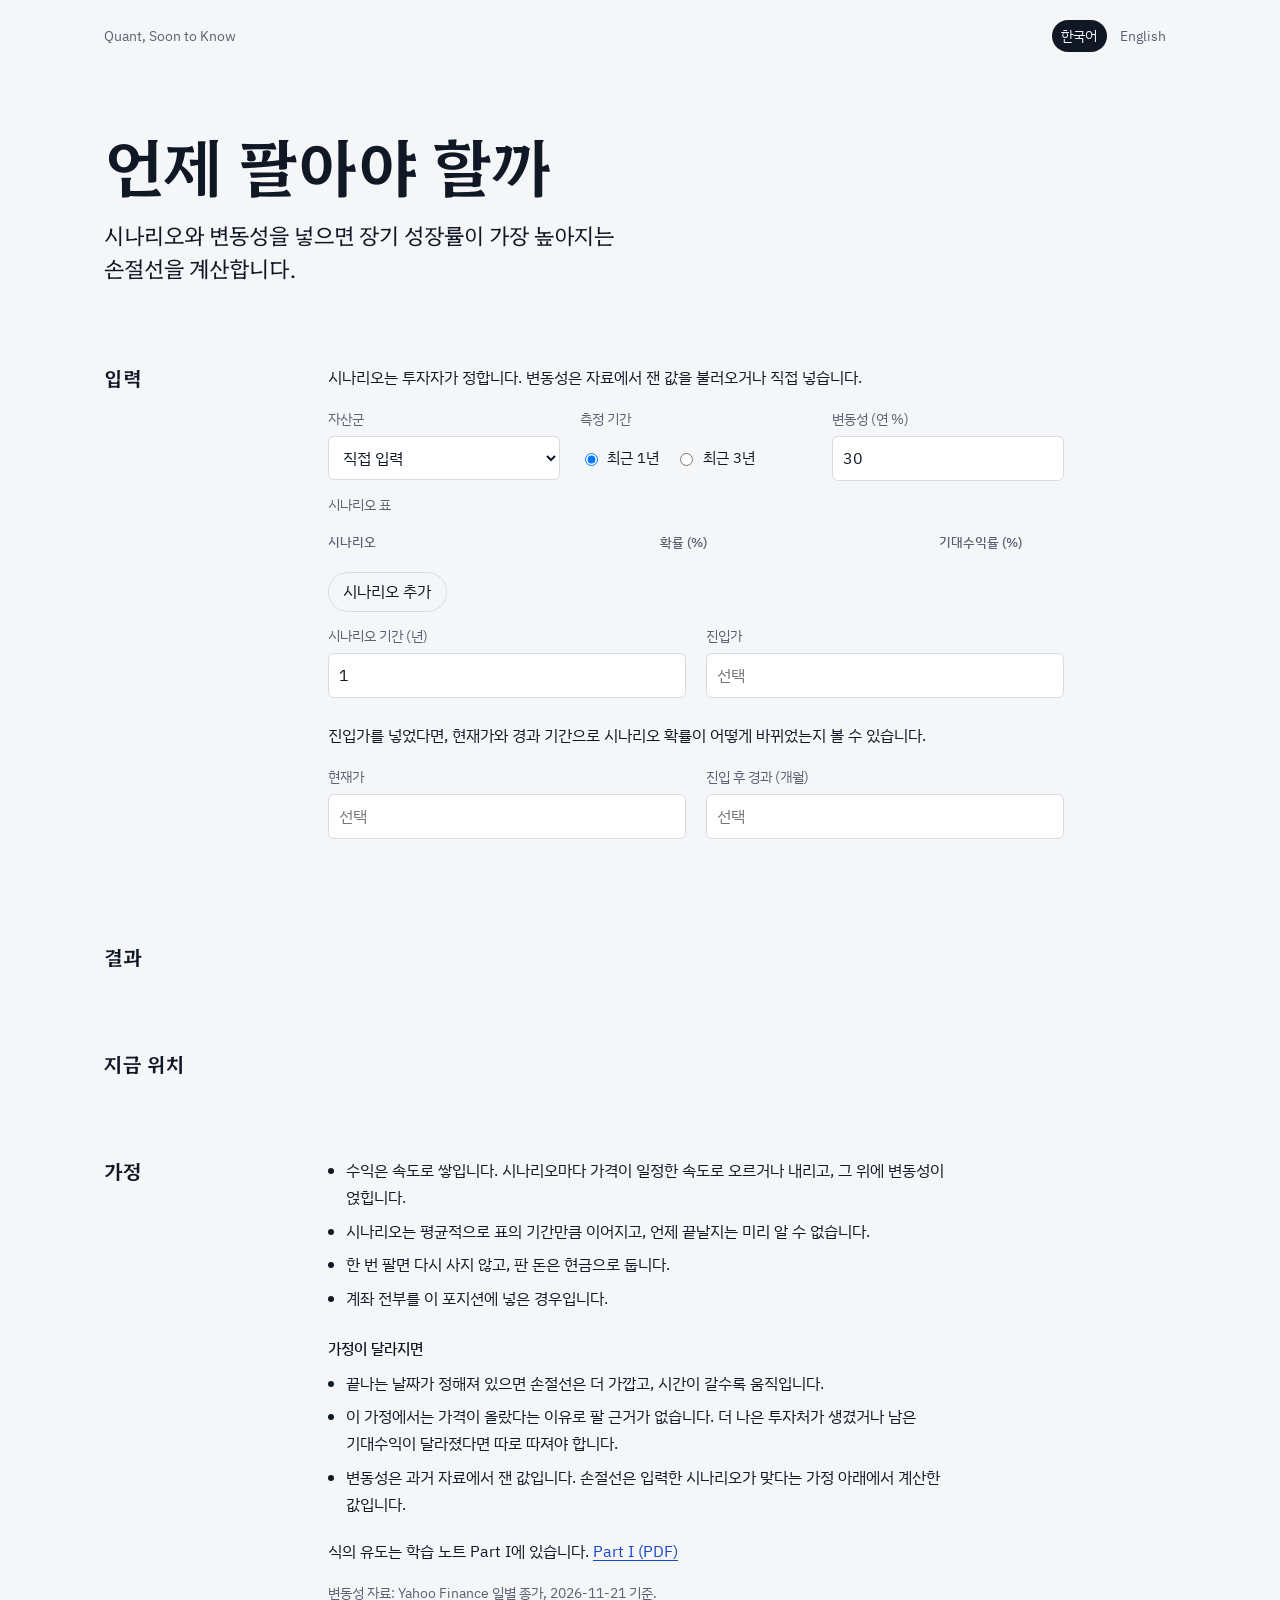
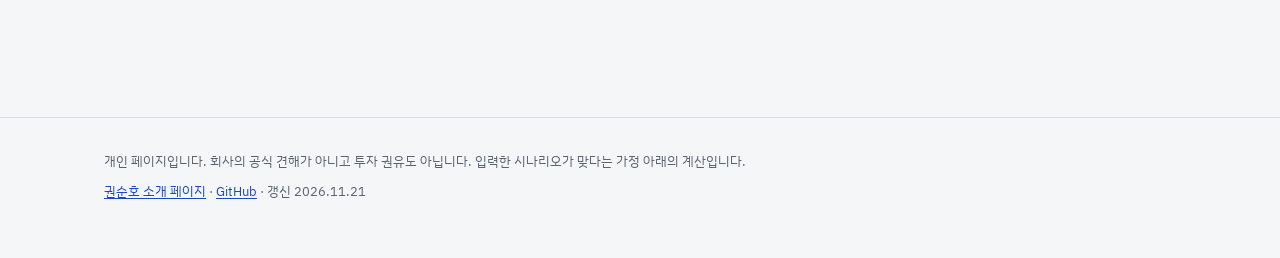
<file: docs/index.html>
<!doctype html>
<html lang="ko">
<head>
<meta charset="utf-8">
<meta name="viewport" content="width=device-width, initial-scale=1">
<title>언제 팔아야 할까 · 손절선 계산기</title>
<meta name="description" content="시나리오 표와 변동성을 넣으면 장기 성장률이 가장 높아지는 손절선을 계산합니다.">
<link rel="canonical" href="https://snowkonn.github.io/when-to-sell/">
<link rel="alternate" hreflang="ko" href="https://snowkonn.github.io/when-to-sell/">
<link rel="alternate" hreflang="en" href="https://snowkonn.github.io/when-to-sell/en/">
<meta property="og:type" content="website">
<meta property="og:title" content="언제 팔아야 할까 · 손절선 계산기">
<meta property="og:description" content="시나리오 표와 변동성을 넣으면 장기 성장률이 가장 높아지는 손절선을 계산합니다.">
<meta property="og:url" content="https://snowkonn.github.io/when-to-sell/">
<link rel="preconnect" href="https://fonts.googleapis.com">
<link rel="preconnect" href="https://fonts.gstatic.com" crossorigin>
<link rel="stylesheet" href="https://fonts.googleapis.com/css2?family=Hahmlet:wght@300;400;600&amp;display=swap&amp;text=%20%21%22%23%24%25%26%27%28%29%2A%2B%2C-./0123456789%3A%3B%3C%3D%3E%3F%40ABCDEFGHIJKLMNOPQRSTUVWXYZ%5B%5C%5D%5E_%60abcdefghijklmnopqrstuvwxyz%7B%7C%7D~%EA%B0%80%EA%B2%B0%EA%B3%84%EA%B3%BC%EA%B8%88%EA%B8%B0%EA%B9%8C%EB%82%98%EB%84%A3%EB%86%92%EB%8A%94%EB%8B%88%EB%8B%A4%EB%8B%AC%EB%8F%99%EB%9D%BC%EB%A0%A5%EB%A5%A0%EB%A6%AC%EB%A9%B4%EB%B3%80%EC%82%B0%EC%84%A0%EC%84%B1%EC%86%90%EC%8B%9C%EC%95%84%EC%95%BC%EC%96%B8%EC%98%A4%EC%99%80%EC%9C%84%EC%9C%BC%EC%9D%84%EC%9D%B4%EC%9E%85%EC%9E%A5%EC%A0%88%EC%A0%95%EC%A0%9C%EC%A7%80%EC%B9%98%ED%8C%94%ED%95%A0%ED%95%A9">
<link rel="stylesheet" href="https://fonts.googleapis.com/css2?family=IBM+Plex+Sans+KR:wght@400;500&amp;display=swap&amp;text=%20%21%22%23%24%25%26%27%28%29%2A%2B%2C-./0123456789%3A%3B%3C%3D%3E%3F%40ABCDEFGHIJKLMNOPQRSTUVWXYZ%5B%5C%5D%5E_%60abcdefghijklmnopqrstuvwxyz%7B%7C%7D~%C2%B7%E2%88%92%EA%B0%80%EA%B0%84%EA%B0%88%EA%B0%92%EA%B0%9C%EA%B0%B1%EA%B1%B0%EA%B1%B8%EA%B2%83%EA%B2%8C%EA%B2%A9%EA%B2%AC%EA%B2%B0%EA%B2%BC%EA%B2%BD%EA%B3%84%EA%B3%A0%EA%B3%B1%EA%B3%B3%EA%B3%B5%EA%B3%BC%EA%B4%80%EA%B5%AC%EA%B5%AD%EA%B5%B0%EA%B6%8C%EA%B7%9C%EA%B7%A0%EA%B7%B8%EA%B7%BC%EA%B8%88%EA%B8%B0%EA%B9%8C%EA%B9%9D%EA%BE%BC%EB%80%8C%EB%81%9D%EB%82%98%EB%82%A0%EB%82%A8%EB%82%AB%EB%82%B4%EB%84%98%EB%84%A3%EB%85%84%EB%85%B8%EB%86%92%EB%8A%90%EB%8A%94%EB%8B%88%EB%8B%99%EB%8B%9B%EB%8B%A4%EB%8B%A5%EB%8B%AC%EB%8B%BF%EB%8C%80%EB%8D%94%EB%8D%B8%EB%8F%84%EB%8F%88%EB%8F%8C%EB%8F%99%EB%90%98%EB%91%90%EB%91%98%EB%91%A1%EB%92%A4%EB%93%9C%EB%93%A4%EB%94%B0%EB%95%8C%EB%96%BB%EB%9D%BC%EB%9D%BD%EB%9E%90%EB%9E%98%EB%9F%AC%EB%A0%A5%EB%A1%9C%EB%A1%9D%EB%A3%8C%EB%A5%A0%EB%A5%B4%EB%A5%B8%EB%A5%BC%EB%A6%AC%EB%A6%B4%EB%A6%BD%EB%A7%88%EB%A7%89%EB%A7%8C%EB%A7%9E%EB%A9%B4%EB%AA%BB%EB%AF%B8%EB%B0%94%EB%B0%98%EB%B2%88%EB%B3%80%EB%B3%84%EB%B3%B4%EB%B3%B5%EB%B3%BC%EB%B6%80%EB%B6%88%EB%B9%84%EB%BA%80%EC%82%AC%EC%82%AD%EC%82%B0%EC%83%81%EC%83%9D%EC%84%9C%EC%84%A0%EC%84%AD%EC%84%B1%EC%84%B8%EC%85%80%EC%85%98%EC%86%8C%EC%86%8D%EC%86%90%EC%88%98%EC%88%9C%EC%88%AB%EC%8A%A4%EC%8A%B5%EC%8A%B9%EC%8B%9C%EC%8B%9D%EC%8B%A0%EC%8C%93%EC%95%84%EC%95%8A%EC%95%8C%EC%95%98%EC%95%BC%EC%96%91%EC%96%B4%EC%96%B8%EC%96%B9%EC%97%86%EC%97%88%EC%97%90%EC%97%AC%EC%97%B0%EC%98%A4%EC%98%AC%EC%99%80%EC%9A%94%EC%9A%B0%EC%9B%80%EC%9B%90%EC%9B%94%EC%9C%84%EC%9C%A0%EC%9C%A8%EC%9C%BC%EC%9D%80%EC%9D%84%EC%9D%8C%EC%9D%98%EC%9D%B4%EC%9D%B5%EC%9D%B8%EC%9D%BC%EC%9E%85%EC%9E%88%EC%9E%90%EC%9E%A5%EC%9E%AC%EC%9E%B0%EC%A0%81%EC%A0%84%EC%A0%88%EC%A0%90%EC%A0%91%EC%A0%95%EC%A0%9C%EC%A0%B8%EC%A1%8C%EC%A2%85%EC%A2%8C%EC%A3%BC%EC%A4%80%EC%A4%91%EC%A7%80%EC%A7%81%EC%A7%84%EC%A7%9C%EC%B1%84%EC%B2%98%EC%B2%B4%EC%B5%9C%EC%B6%94%EC%B6%A5%EC%B8%A1%EC%B9%98%EC%B9%99%EC%BB%A4%EC%BC%80%EC%BD%94%ED%81%AC%ED%81%BC%ED%86%A1%ED%88%AC%ED%8A%B8%ED%8C%90%ED%8C%94%ED%8E%98%ED%8E%B8%ED%8F%89%ED%8F%AC%ED%91%9C%ED%94%BC%ED%95%84%ED%95%98%ED%95%99%ED%95%9C%ED%95%A0%ED%95%A9%ED%95%B4%ED%98%84%ED%98%B8%ED%99%95%ED%99%98%ED%9A%8C%ED%9B%84%ED%9D%A5%ED%9E%99">
<link rel="stylesheet" href="assets/style.css">
</head>
<body>
<header class="masthead">
  <div class="wrap">
    <p class="series">Quant, Soon to Know</p>
    <nav class="lang" aria-label="Language"><span aria-current="page">한국어</span><a href="en/" lang="en" hreflang="en">English</a></nav>
  </div>
</header>

<div class="tool-head">
  <div class="wrap">
    <h1>언제 팔아야 할까</h1>
    <p class="lede">시나리오와 변동성을 넣으면 장기 성장률이 가장 높아지는 손절선을 계산합니다.</p>
  </div>
</div>

<main class="wrap tool">
  <section id="inputs">
    <h2>입력</h2>
    <div>
      <p>시나리오는 투자자가 정합니다. 변동성은 자료에서 잰 값을 불러오거나 직접 넣습니다.</p>
      <form>
        <div class="fields">
          <div><label for="asset">자산군</label><select id="asset"></select></div>
          <fieldset><legend>측정 기간</legend><div class="radios">
            <label><input type="radio" name="win" value="1y" checked> 최근 1년</label>
            <label><input type="radio" name="win" value="3y"> 최근 3년</label></div></fieldset>
          <div><label for="sigma">변동성 (연 %)</label><input id="sigma" type="number" value="30" min="1" max="300" step="0.1" inputmode="decimal"></div>
        </div>
        <p class="hint" id="vol-note" aria-live="polite"></p>
        <div class="scroll"><table class="in" id="sc">
          <caption>시나리오 표</caption>
          <thead><tr><th>시나리오</th><th>확률 (%)</th><th>기대수익률 (%)</th><th></th></tr></thead>
          <tbody></tbody>
        </table></div>
        <p class="actions"><button type="button" id="add">시나리오 추가</button></p>
        <p class="hint" id="psum" aria-live="polite"></p>
        <div class="fields">
          <div><label for="horizon">시나리오 기간 (년)</label><input id="horizon" type="number" value="1" min="0.1" max="30" step="0.25" inputmode="decimal"></div>
          <div><label for="entry">진입가</label><input id="entry" type="number" min="0" step="any" inputmode="decimal" placeholder="선택"></div>
        </div>
        <p>진입가를 넣었다면, 현재가와 경과 기간으로 시나리오 확률이 어떻게 바뀌었는지 볼 수 있습니다.</p>
        <div class="fields">
          <div><label for="cur">현재가</label><input id="cur" type="number" min="0" step="any" inputmode="decimal" placeholder="선택"></div>
          <div><label for="months">진입 후 경과 (개월)</label><input id="months" type="number" min="0" step="1" inputmode="decimal" placeholder="선택"></div>
        </div>
      </form>
    </div>
  </section>

  <section id="output">
    <h2>결과</h2>
    <div id="result" aria-live="polite"></div>
  </section>

  <section id="now">
    <h2>지금 위치</h2>
    <div id="now-out" aria-live="polite"></div>
  </section>

  <section id="assumptions">
    <h2>가정</h2>
    <div>
      <ul class="plain"><li>수익은 속도로 쌓입니다. 시나리오마다 가격이 일정한 속도로 오르거나 내리고, 그 위에 변동성이 얹힙니다.</li><li>시나리오는 평균적으로 표의 기간만큼 이어지고, 언제 끝날지는 미리 알 수 없습니다.</li><li>한 번 팔면 다시 사지 않고, 판 돈은 현금으로 둡니다.</li><li>계좌 전부를 이 포지션에 넣은 경우입니다.</li></ul>
      <h3>가정이 달라지면</h3>
      <ul class="plain"><li>끝나는 날짜가 정해져 있으면 손절선은 더 가깝고, 시간이 갈수록 움직입니다.</li><li>이 가정에서는 가격이 올랐다는 이유로 팔 근거가 없습니다. 더 나은 투자처가 생겼거나 남은 기대수익이 달라졌다면 따로 따져야 합니다.</li><li>변동성은 과거 자료에서 잰 값입니다. 손절선은 입력한 시나리오가 맞다는 가정 아래에서 계산한 값입니다.</li></ul>
      <p>식의 유도는 학습 노트 Part I에 있습니다. <a href="https://snowkonn.github.io/study/stoploss-part1-rate.pdf">Part I (PDF)</a></p>
      <p class="note">변동성 자료: Yahoo Finance 일별 종가, 2026-11-21 기준.</p>
    </div>
  </section>
</main>

<footer>
  <div class="wrap">
    <p>개인 페이지입니다. 회사의 공식 견해가 아니고 투자 권유도 아닙니다. 입력한 시나리오가 맞다는 가정 아래의 계산입니다.</p>
    <p><a href="https://snowkonn.github.io/">권순호 소개 페이지</a> · <a href="https://github.com/SnowKonn/when-to-sell" rel="noopener">GitHub</a> · 갱신 2026.11.21</p>
  </div>
</footer>
<div hidden>상승 중립 하락 시나리오 확률 (%) 기대수익률 (%) 기대수익률 복리 성장률 (연) 손절에 걸릴 확률 삭제 직접 입력 주식 채권 원자재 환율 가상자산 확률 합계 {n}%. 합이 100이 아니면 비율대로 맞춥니다. 최근 1년 {y1}%, 최근 3년 {y3}%. 마지막 관측일 {d}. 변동성을 직접 넣었습니다. 시나리오는 둘 이상이어야 합니다. 확률과 기대수익률을 숫자로 넣어 주세요. 확률의 합이 0보다 커야 합니다. 기대수익률은 −100%보다 커야 합니다. 변동성은 0보다 크고 300% 이하여야 합니다. 시나리오 기간은 0보다 크고 30년 이하여야 합니다. 손절선은 진입가 대비 가격으로는 {p} 손절선을 두지 않는 편이 낫습니다. 어느 손절선도 손절 없이 들고 가는 것보다 성장률을 높이지 못합니다. 이 입력에서는 보유하지 않는 편이 낫습니다. 어느 손절선에서도 기대 성장률이 양이 되지 않습니다. 변동성이 기대수익을 넘어섭니다. 손절 없을 때 성장률 (연) 손절선을 둘 때 성장률 (연) 손절에 걸릴 확률 손절선 위치에 따른 기대 성장률 손절선 (진입가 대비) 손절 없음 손절선 위치에 따른 기대 성장률(연). 점이 가장 높은 곳입니다. 복리 성장률은 기대수익률을 연 로그 수익률로 바꾼 뒤 변동성의 제곱의 절반을 뺀 값입니다. 진입가, 현재가, 경과 기간을 넣으면 계산합니다. 진입 후 수익률 남은 기대 성장률 (연) 처음 확률 지금 확률 현재가가 손절선 아래입니다. 손절선까지 {d}% 남았습니다. 남은 기대 성장률이 양이면 팔 이유가 없습니다. 음으로 돌아서도 손절선에 닿을 때까지는 기다리는 것이 이 계산의 규칙입니다. 확률 코스피 코스닥 S&amp;P 500 나스닥 100 러셀 2000 필라델피아 반도체 닛케이 225 유로스톡스 50 상하이종합 신흥국 주식(EEM) 미국 장기국채(TLT) 미국 종합채권(AGG) 미국 하이일드(HYG) 금 원유(WTI) 구리 달러/원 비트코인</div>
<script type="application/json" id="i18n">{"up": "상승", "mid": "중립", "down": "하락", "col_name": "시나리오", "col_p": "확률 (%)", "col_r": "기대수익률 (%)", "col_r_out": "기대수익률", "col_mu": "복리 성장률 (연)", "col_hit": "손절에 걸릴 확률", "remove": "삭제", "manual": "직접 입력", "groups": {"equity": "주식", "bond": "채권", "commodity": "원자재", "fx": "환율", "crypto": "가상자산"}, "psum": "확률 합계 {n}%. 합이 100이 아니면 비율대로 맞춥니다.", "vol_note": "최근 1년 {y1}%, 최근 3년 {y3}%. 마지막 관측일 {d}.", "vol_manual": "변동성을 직접 넣었습니다.", "err_rows": "시나리오는 둘 이상이어야 합니다.", "err_number": "확률과 기대수익률을 숫자로 넣어 주세요.", "err_prob": "확률의 합이 0보다 커야 합니다.", "err_return": "기대수익률은 −100%보다 커야 합니다.", "err_sigma": "변동성은 0보다 크고 300% 이하여야 합니다.", "err_horizon": "시나리오 기간은 0보다 크고 30년 이하여야 합니다.", "stop_label": "손절선은 진입가 대비", "stop_price": "가격으로는 {p}", "no_stop": "손절선을 두지 않는 편이 낫습니다.", "no_stop_why": "어느 손절선도 손절 없이 들고 가는 것보다 성장률을 높이지 못합니다.", "avoid": "이 입력에서는 보유하지 않는 편이 낫습니다.", "avoid_why": "어느 손절선에서도 기대 성장률이 양이 되지 않습니다. 변동성이 기대수익을 넘어섭니다.", "g_none": "손절 없을 때 성장률 (연)", "g_stop": "손절선을 둘 때 성장률 (연)", "p_stop": "손절에 걸릴 확률", "chart_alt": "손절선 위치에 따른 기대 성장률", "chart_x": "손절선 (진입가 대비)", "chart_none": "손절 없음", "chart_cap": "손절선 위치에 따른 기대 성장률(연). 점이 가장 높은 곳입니다.", "mu_note": "복리 성장률은 기대수익률을 연 로그 수익률로 바꾼 뒤 변동성의 제곱의 절반을 뺀 값입니다.", "now_hint": "진입가, 현재가, 경과 기간을 넣으면 계산합니다.", "now_ret": "진입 후 수익률", "now_D": "남은 기대 성장률 (연)", "now_prior": "처음 확률", "now_post": "지금 확률", "now_below": "현재가가 손절선 아래입니다.", "now_above": "손절선까지 {d}% 남았습니다.", "now_note": "남은 기대 성장률이 양이면 팔 이유가 없습니다. 음으로 돌아서도 손절선에 닿을 때까지는 기다리는 것이 이 계산의 규칙입니다.", "col_p_out": "확률"}</script>
<script type="application/json" id="vol-data">{"generated": "2026-11-21", "source": "Yahoo Finance via yfinance", "method": "sample standard deviation of daily log returns over the last 252 and 756 observations, annualized with the observations per year measured from the dates", "assets": [{"id": "kospi", "ticker": "^KS11", "group": "equity", "ko": "코스피", "en": "KOSPI", "vol_1y": 0.558, "vol_3y": 0.3607, "last": "2026-11-20", "n": 1221, "per_year": 244.3}, {"id": "kosdaq", "ticker": "^KQ11", "group": "equity", "ko": "코스닥", "en": "KOSDAQ", "vol_1y": 0.5059, "vol_3y": 0.3491, "last": "2026-11-20", "n": 1221, "per_year": 244.3}, {"id": "spx", "ticker": "^GSPC", "group": "equity", "ko": "S&P 500", "en": "S&P 500", "vol_1y": 0.1438, "vol_3y": 0.1532, "last": "2026-11-20", "n": 1255, "per_year": 251.1}, {"id": "ndx", "ticker": "^NDX", "group": "equity", "ko": "나스닥 100", "en": "Nasdaq 100", "vol_1y": 0.2235, "vol_3y": 0.2127, "last": "2026-11-20", "n": 1255, "per_year": 251.1}, {"id": "rut", "ticker": "^RUT", "group": "equity", "ko": "러셀 2000", "en": "Russell 2000", "vol_1y": 0.1903, "vol_3y": 0.2103, "last": "2026-11-20", "n": 1255, "per_year": 251.1}, {"id": "sox", "ticker": "^SOX", "group": "equity", "ko": "필라델피아 반도체", "en": "PHLX Semiconductor", "vol_1y": 0.5023, "vol_3y": 0.4203, "last": "2026-11-20", "n": 1255, "per_year": 251.1}, {"id": "n225", "ticker": "^N225", "group": "equity", "ko": "닛케이 225", "en": "Nikkei 225", "vol_1y": 0.2951, "vol_3y": 0.2619, "last": "2026-11-20", "n": 1221, "per_year": 244.3}, {"id": "sx5e", "ticker": "^STOXX50E", "group": "equity", "ko": "유로스톡스 50", "en": "Euro Stoxx 50", "vol_1y": 0.1593, "vol_3y": 0.154, "last": "2026-11-20", "n": 1257, "per_year": 251.5}, {"id": "ssec", "ticker": "000001.SS", "group": "equity", "ko": "상하이종합", "en": "Shanghai Composite", "vol_1y": 0.1431, "vol_3y": 0.1585, "last": "2026-11-20", "n": 1212, "per_year": 242.5}, {"id": "eem", "ticker": "EEM", "group": "equity", "ko": "신흥국 주식(EEM)", "en": "Emerging equities (EEM)", "vol_1y": 0.273, "vol_3y": 0.2079, "last": "2026-11-20", "n": 1255, "per_year": 251.1}, {"id": "tlt", "ticker": "TLT", "group": "bond", "ko": "미국 장기국채(TLT)", "en": "US long Treasuries (TLT)", "vol_1y": 0.0978, "vol_3y": 0.1251, "last": "2026-11-20", "n": 1255, "per_year": 251.1}, {"id": "agg", "ticker": "AGG", "group": "bond", "ko": "미국 종합채권(AGG)", "en": "US aggregate bonds (AGG)", "vol_1y": 0.0421, "vol_3y": 0.0493, "last": "2026-11-20", "n": 1255, "per_year": 251.1}, {"id": "hyg", "ticker": "HYG", "group": "bond", "ko": "미국 하이일드(HYG)", "en": "US high yield (HYG)", "vol_1y": 0.0395, "vol_3y": 0.0478, "last": "2026-11-20", "n": 1255, "per_year": 251.1}, {"id": "gold", "ticker": "GC=F", "group": "commodity", "ko": "금", "en": "Gold", "vol_1y": 0.287, "vol_3y": 0.2223, "last": "2026-11-20", "n": 1258, "per_year": 251.7}, {"id": "wti", "ticker": "CL=F", "group": "commodity", "ko": "원유(WTI)", "en": "Crude oil (WTI)", "vol_1y": 0.5741, "vol_3y": 0.4152, "last": "2026-11-20", "n": 1257, "per_year": 251.5}, {"id": "copper", "ticker": "HG=F", "group": "commodity", "ko": "구리", "en": "Copper", "vol_1y": 0.2802, "vol_3y": 0.3032, "last": "2026-11-20", "n": 1258, "per_year": 251.7}, {"id": "usdkrw", "ticker": "KRW=X", "group": "fx", "ko": "달러/원", "en": "USD/KRW", "vol_1y": 0.1067, "vol_3y": 0.0989, "last": "2026-11-20", "n": 1300, "per_year": 260.1}, {"id": "btc", "ticker": "BTC-USD", "group": "crypto", "ko": "비트코인", "en": "Bitcoin", "vol_1y": 0.3925, "vol_3y": 0.4466, "last": "2026-11-21", "n": 1826, "per_year": 365.0}]}</script>
<script src="assets/stoploss.js" defer></script>
</body>
</html>
</file>
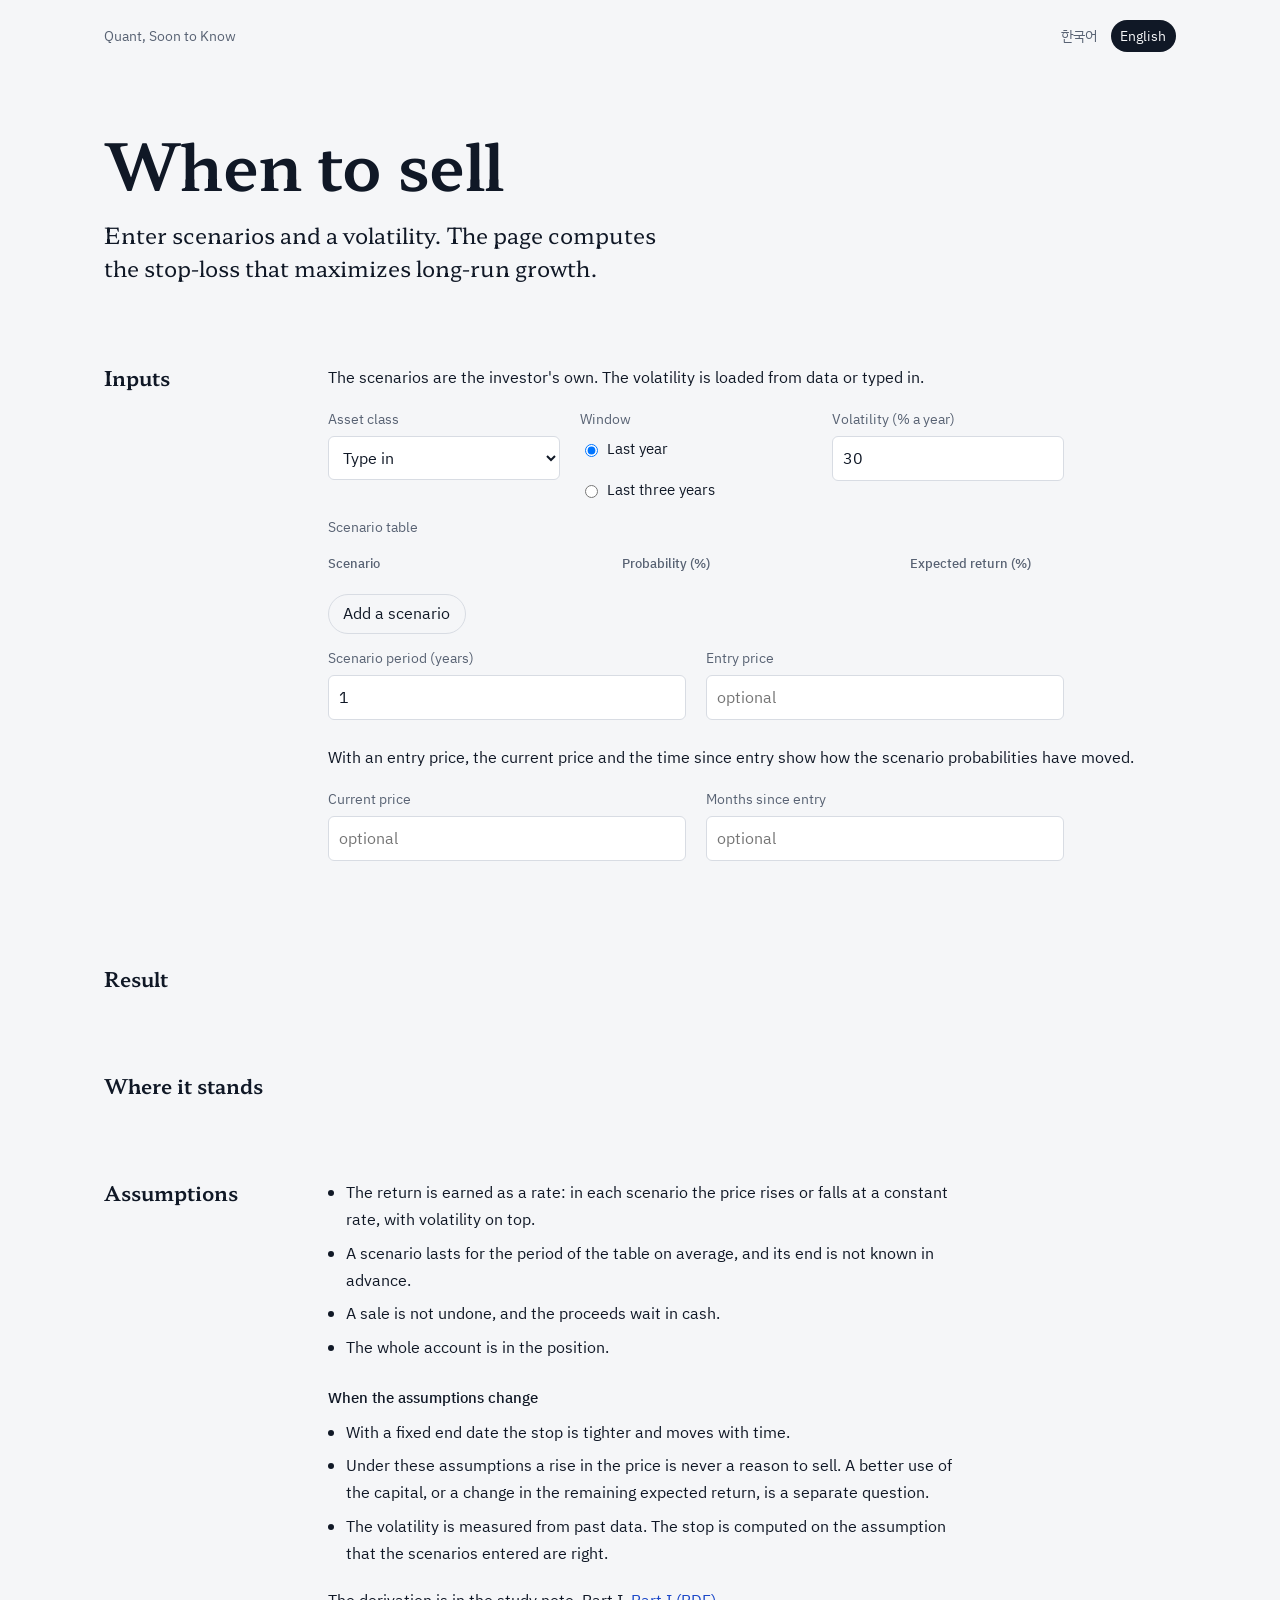
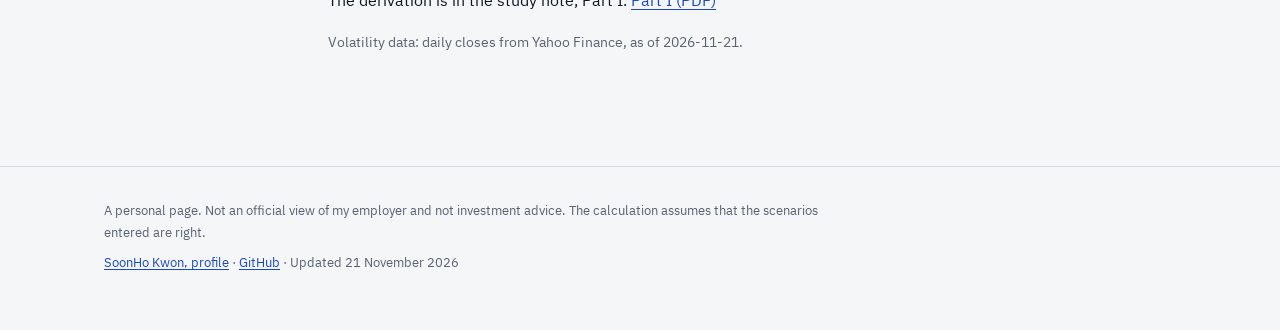
<file: docs/en/index.html>
<!doctype html>
<html lang="en">
<head>
<meta charset="utf-8">
<meta name="viewport" content="width=device-width, initial-scale=1">
<title>When to sell · a stop-loss calculator</title>
<meta name="description" content="Enter a scenario table and a volatility; the page computes the stop-loss that maximizes long-run growth.">
<link rel="canonical" href="https://snowkonn.github.io/when-to-sell/en/">
<link rel="alternate" hreflang="ko" href="https://snowkonn.github.io/when-to-sell/">
<link rel="alternate" hreflang="en" href="https://snowkonn.github.io/when-to-sell/en/">
<meta property="og:type" content="website">
<meta property="og:title" content="When to sell · a stop-loss calculator">
<meta property="og:description" content="Enter a scenario table and a volatility; the page computes the stop-loss that maximizes long-run growth.">
<meta property="og:url" content="https://snowkonn.github.io/when-to-sell/en/">
<link rel="preconnect" href="https://fonts.googleapis.com">
<link rel="preconnect" href="https://fonts.gstatic.com" crossorigin>
<link rel="stylesheet" href="https://fonts.googleapis.com/css2?family=Hahmlet:wght@300;400;600&amp;display=swap&amp;text=%20%21%22%23%24%25%26%27%28%29%2A%2B%2C-./0123456789%3A%3B%3C%3D%3E%3F%40ABCDEFGHIJKLMNOPQRSTUVWXYZ%5B%5C%5D%5E_%60abcdefghijklmnopqrstuvwxyz%7B%7C%7D~">
<link rel="stylesheet" href="https://fonts.googleapis.com/css2?family=IBM+Plex+Sans+KR:wght@400;500&amp;display=swap&amp;text=%20%21%22%23%24%25%26%27%28%29%2A%2B%2C-./0123456789%3A%3B%3C%3D%3E%3F%40ABCDEFGHIJKLMNOPQRSTUVWXYZ%5B%5C%5D%5E_%60abcdefghijklmnopqrstuvwxyz%7B%7C%7D~%C2%B7%E2%88%92%EA%B5%AD%EC%96%B4%ED%95%9C">
<link rel="stylesheet" href="../assets/style.css">
</head>
<body>
<header class="masthead">
  <div class="wrap">
    <p class="series">Quant, Soon to Know</p>
    <nav class="lang" aria-label="Language"><a href="../" lang="ko" hreflang="ko">한국어</a><span aria-current="page">English</span></nav>
  </div>
</header>

<div class="tool-head">
  <div class="wrap">
    <h1>When to sell</h1>
    <p class="lede">Enter scenarios and a volatility. The page computes the stop-loss that maximizes long-run growth.</p>
  </div>
</div>

<main class="wrap tool">
  <section id="inputs">
    <h2>Inputs</h2>
    <div>
      <p>The scenarios are the investor&#x27;s own. The volatility is loaded from data or typed in.</p>
      <form>
        <div class="fields">
          <div><label for="asset">Asset class</label><select id="asset"></select></div>
          <fieldset><legend>Window</legend><div class="radios">
            <label><input type="radio" name="win" value="1y" checked> Last year</label>
            <label><input type="radio" name="win" value="3y"> Last three years</label></div></fieldset>
          <div><label for="sigma">Volatility (% a year)</label><input id="sigma" type="number" value="30" min="1" max="300" step="0.1" inputmode="decimal"></div>
        </div>
        <p class="hint" id="vol-note" aria-live="polite"></p>
        <div class="scroll"><table class="in" id="sc">
          <caption>Scenario table</caption>
          <thead><tr><th>Scenario</th><th>Probability (%)</th><th>Expected return (%)</th><th></th></tr></thead>
          <tbody></tbody>
        </table></div>
        <p class="actions"><button type="button" id="add">Add a scenario</button></p>
        <p class="hint" id="psum" aria-live="polite"></p>
        <div class="fields">
          <div><label for="horizon">Scenario period (years)</label><input id="horizon" type="number" value="1" min="0.1" max="30" step="0.25" inputmode="decimal"></div>
          <div><label for="entry">Entry price</label><input id="entry" type="number" min="0" step="any" inputmode="decimal" placeholder="optional"></div>
        </div>
        <p>With an entry price, the current price and the time since entry show how the scenario probabilities have moved.</p>
        <div class="fields">
          <div><label for="cur">Current price</label><input id="cur" type="number" min="0" step="any" inputmode="decimal" placeholder="optional"></div>
          <div><label for="months">Months since entry</label><input id="months" type="number" min="0" step="1" inputmode="decimal" placeholder="optional"></div>
        </div>
      </form>
    </div>
  </section>

  <section id="output">
    <h2>Result</h2>
    <div id="result" aria-live="polite"></div>
  </section>

  <section id="now">
    <h2>Where it stands</h2>
    <div id="now-out" aria-live="polite"></div>
  </section>

  <section id="assumptions">
    <h2>Assumptions</h2>
    <div>
      <ul class="plain"><li>The return is earned as a rate: in each scenario the price rises or falls at a constant rate, with volatility on top.</li><li>A scenario lasts for the period of the table on average, and its end is not known in advance.</li><li>A sale is not undone, and the proceeds wait in cash.</li><li>The whole account is in the position.</li></ul>
      <h3>When the assumptions change</h3>
      <ul class="plain"><li>With a fixed end date the stop is tighter and moves with time.</li><li>Under these assumptions a rise in the price is never a reason to sell. A better use of the capital, or a change in the remaining expected return, is a separate question.</li><li>The volatility is measured from past data. The stop is computed on the assumption that the scenarios entered are right.</li></ul>
      <p>The derivation is in the study note, Part I. <a href="https://snowkonn.github.io/study/stoploss-part1-rate.pdf">Part I (PDF)</a></p>
      <p class="note">Volatility data: daily closes from Yahoo Finance, as of 2026-11-21.</p>
    </div>
  </section>
</main>

<footer>
  <div class="wrap">
    <p>A personal page. Not an official view of my employer and not investment advice. The calculation assumes that the scenarios entered are right.</p>
    <p><a href="https://snowkonn.github.io/en/">SoonHo Kwon, profile</a> · <a href="https://github.com/SnowKonn/when-to-sell" rel="noopener">GitHub</a> · Updated 21 November 2026</p>
  </div>
</footer>
<div hidden>Up Middle Down Scenario Probability (%) Expected return (%) Expected return Compound growth (a year) Probability of the stop Remove Type in Equities Bonds Commodities Currencies Crypto Probabilities sum to {n}%. If the sum is not 100 they are rescaled. Last year {y1}%, last three years {y3}%. Last observation {d}. Volatility typed in. At least two scenarios are needed. Enter numbers for the probabilities and expected returns. The probabilities must sum to more than zero. An expected return must be above −100%. The volatility must be above 0 and at most 300%. The scenario period must be above 0 and at most 30 years. Stop-loss, from the entry price: as a price, {p} No stop-loss is better. No stop raises growth above holding without one. With these inputs it is better not to hold. Expected growth is not positive at any stop. The volatility outweighs the expected return. Growth without a stop (a year) Growth with the stop (a year) Probability of the stop Expected growth by position of the stop Stop-loss (from the entry price) No stop Expected growth a year by position of the stop. The dot is the highest point. Compound growth is the expected return turned into a log return a year, less half the squared volatility. Enter the entry price, the current price and the months since entry. Return since entry Remaining expected growth (a year) At entry Now The current price is below the stop. {d}% above the stop. While remaining expected growth is positive there is no reason to sell. After it turns negative, the rule of this calculation still waits until the stop is reached. Probability KOSPI KOSDAQ S&amp;P 500 Nasdaq 100 Russell 2000 PHLX Semiconductor Nikkei 225 Euro Stoxx 50 Shanghai Composite Emerging equities (EEM) US long Treasuries (TLT) US aggregate bonds (AGG) US high yield (HYG) Gold Crude oil (WTI) Copper USD/KRW Bitcoin</div>
<script type="application/json" id="i18n">{"up": "Up", "mid": "Middle", "down": "Down", "col_name": "Scenario", "col_p": "Probability (%)", "col_r": "Expected return (%)", "col_r_out": "Expected return", "col_mu": "Compound growth (a year)", "col_hit": "Probability of the stop", "remove": "Remove", "manual": "Type in", "groups": {"equity": "Equities", "bond": "Bonds", "commodity": "Commodities", "fx": "Currencies", "crypto": "Crypto"}, "psum": "Probabilities sum to {n}%. If the sum is not 100 they are rescaled.", "vol_note": "Last year {y1}%, last three years {y3}%. Last observation {d}.", "vol_manual": "Volatility typed in.", "err_rows": "At least two scenarios are needed.", "err_number": "Enter numbers for the probabilities and expected returns.", "err_prob": "The probabilities must sum to more than zero.", "err_return": "An expected return must be above −100%.", "err_sigma": "The volatility must be above 0 and at most 300%.", "err_horizon": "The scenario period must be above 0 and at most 30 years.", "stop_label": "Stop-loss, from the entry price:", "stop_price": "as a price, {p}", "no_stop": "No stop-loss is better.", "no_stop_why": "No stop raises growth above holding without one.", "avoid": "With these inputs it is better not to hold.", "avoid_why": "Expected growth is not positive at any stop. The volatility outweighs the expected return.", "g_none": "Growth without a stop (a year)", "g_stop": "Growth with the stop (a year)", "p_stop": "Probability of the stop", "chart_alt": "Expected growth by position of the stop", "chart_x": "Stop-loss (from the entry price)", "chart_none": "No stop", "chart_cap": "Expected growth a year by position of the stop. The dot is the highest point.", "mu_note": "Compound growth is the expected return turned into a log return a year, less half the squared volatility.", "now_hint": "Enter the entry price, the current price and the months since entry.", "now_ret": "Return since entry", "now_D": "Remaining expected growth (a year)", "now_prior": "At entry", "now_post": "Now", "now_below": "The current price is below the stop.", "now_above": "{d}% above the stop.", "now_note": "While remaining expected growth is positive there is no reason to sell. After it turns negative, the rule of this calculation still waits until the stop is reached.", "col_p_out": "Probability"}</script>
<script type="application/json" id="vol-data">{"generated": "2026-11-21", "source": "Yahoo Finance via yfinance", "method": "sample standard deviation of daily log returns over the last 252 and 756 observations, annualized with the observations per year measured from the dates", "assets": [{"id": "kospi", "ticker": "^KS11", "group": "equity", "ko": "코스피", "en": "KOSPI", "vol_1y": 0.558, "vol_3y": 0.3607, "last": "2026-11-20", "n": 1221, "per_year": 244.3}, {"id": "kosdaq", "ticker": "^KQ11", "group": "equity", "ko": "코스닥", "en": "KOSDAQ", "vol_1y": 0.5059, "vol_3y": 0.3491, "last": "2026-11-20", "n": 1221, "per_year": 244.3}, {"id": "spx", "ticker": "^GSPC", "group": "equity", "ko": "S&P 500", "en": "S&P 500", "vol_1y": 0.1438, "vol_3y": 0.1532, "last": "2026-11-20", "n": 1255, "per_year": 251.1}, {"id": "ndx", "ticker": "^NDX", "group": "equity", "ko": "나스닥 100", "en": "Nasdaq 100", "vol_1y": 0.2235, "vol_3y": 0.2127, "last": "2026-11-20", "n": 1255, "per_year": 251.1}, {"id": "rut", "ticker": "^RUT", "group": "equity", "ko": "러셀 2000", "en": "Russell 2000", "vol_1y": 0.1903, "vol_3y": 0.2103, "last": "2026-11-20", "n": 1255, "per_year": 251.1}, {"id": "sox", "ticker": "^SOX", "group": "equity", "ko": "필라델피아 반도체", "en": "PHLX Semiconductor", "vol_1y": 0.5023, "vol_3y": 0.4203, "last": "2026-11-20", "n": 1255, "per_year": 251.1}, {"id": "n225", "ticker": "^N225", "group": "equity", "ko": "닛케이 225", "en": "Nikkei 225", "vol_1y": 0.2951, "vol_3y": 0.2619, "last": "2026-11-20", "n": 1221, "per_year": 244.3}, {"id": "sx5e", "ticker": "^STOXX50E", "group": "equity", "ko": "유로스톡스 50", "en": "Euro Stoxx 50", "vol_1y": 0.1593, "vol_3y": 0.154, "last": "2026-11-20", "n": 1257, "per_year": 251.5}, {"id": "ssec", "ticker": "000001.SS", "group": "equity", "ko": "상하이종합", "en": "Shanghai Composite", "vol_1y": 0.1431, "vol_3y": 0.1585, "last": "2026-11-20", "n": 1212, "per_year": 242.5}, {"id": "eem", "ticker": "EEM", "group": "equity", "ko": "신흥국 주식(EEM)", "en": "Emerging equities (EEM)", "vol_1y": 0.273, "vol_3y": 0.2079, "last": "2026-11-20", "n": 1255, "per_year": 251.1}, {"id": "tlt", "ticker": "TLT", "group": "bond", "ko": "미국 장기국채(TLT)", "en": "US long Treasuries (TLT)", "vol_1y": 0.0978, "vol_3y": 0.1251, "last": "2026-11-20", "n": 1255, "per_year": 251.1}, {"id": "agg", "ticker": "AGG", "group": "bond", "ko": "미국 종합채권(AGG)", "en": "US aggregate bonds (AGG)", "vol_1y": 0.0421, "vol_3y": 0.0493, "last": "2026-11-20", "n": 1255, "per_year": 251.1}, {"id": "hyg", "ticker": "HYG", "group": "bond", "ko": "미국 하이일드(HYG)", "en": "US high yield (HYG)", "vol_1y": 0.0395, "vol_3y": 0.0478, "last": "2026-11-20", "n": 1255, "per_year": 251.1}, {"id": "gold", "ticker": "GC=F", "group": "commodity", "ko": "금", "en": "Gold", "vol_1y": 0.287, "vol_3y": 0.2223, "last": "2026-11-20", "n": 1258, "per_year": 251.7}, {"id": "wti", "ticker": "CL=F", "group": "commodity", "ko": "원유(WTI)", "en": "Crude oil (WTI)", "vol_1y": 0.5741, "vol_3y": 0.4152, "last": "2026-11-20", "n": 1257, "per_year": 251.5}, {"id": "copper", "ticker": "HG=F", "group": "commodity", "ko": "구리", "en": "Copper", "vol_1y": 0.2802, "vol_3y": 0.3032, "last": "2026-11-20", "n": 1258, "per_year": 251.7}, {"id": "usdkrw", "ticker": "KRW=X", "group": "fx", "ko": "달러/원", "en": "USD/KRW", "vol_1y": 0.1067, "vol_3y": 0.0989, "last": "2026-11-20", "n": 1300, "per_year": 260.1}, {"id": "btc", "ticker": "BTC-USD", "group": "crypto", "ko": "비트코인", "en": "Bitcoin", "vol_1y": 0.3925, "vol_3y": 0.4466, "last": "2026-11-21", "n": 1826, "per_year": 365.0}]}</script>
<script src="../assets/stoploss.js" defer></script>
</body>
</html>
</file>
<file: docs/assets/style.css>
/* Stop-loss calculator. Colours and type follow snowkonn.github.io. */

:root {
  --paper: #f5f6f8;
  --surface: #ffffff;
  --ink: #101826;
  --muted: #586273;
  --rule: #d8dce3;
  --warn: #b96a00;
  --link: #1a47c8;
  --display: "Hahmlet", "Noto Serif KR", serif;
  --text: "IBM Plex Sans KR", "IBM Plex Sans", "Apple SD Gothic Neo", sans-serif;
  --measure: 40rem;
  color-scheme: light dark;
}

@media (prefers-color-scheme: dark) {
  :root {
    --paper: #0e131b;
    --surface: #161d28;
    --ink: #e7ebf1;
    --muted: #98a3b3;
    --rule: #2a3442;
    --warn: #e3a04a;
    --link: #9bb5ff;
  }
}

* { box-sizing: border-box; }

html { -webkit-text-size-adjust: 100%; scroll-behavior: smooth; }

body {
  margin: 0;
  background: var(--paper);
  color: var(--ink);
  font-family: var(--text);
  font-size: 1rem;
  line-height: 1.7;
  font-feature-settings: "tnum" 1, "lnum" 1;
  word-break: keep-all;
  overflow-wrap: anywhere;
}

a { color: var(--link); text-underline-offset: 0.18em; text-decoration-thickness: 1px; }
a:hover { text-decoration-thickness: 2px; }
:focus-visible { outline: 2px solid var(--link); outline-offset: 3px; border-radius: 2px; }

.wrap { max-width: 70rem; margin: 0 auto; padding: 0 1.5rem; }

/* ---------- masthead ---------- */

.masthead { padding: 1.25rem 0 0; }
.masthead .wrap { display: flex; justify-content: space-between; align-items: baseline; gap: 1rem; }
.masthead .series { color: var(--muted); font-size: 0.875rem; margin: 0; }
.lang { display: flex; gap: 0.25rem; font-size: 0.875rem; }
.lang a, .lang span { padding: 0.25rem 0.6rem; border-radius: 999px; text-decoration: none; color: var(--muted); }
.lang span[aria-current] { background: var(--ink); color: var(--paper); }
.lang a:hover { color: var(--ink); }

/* ---------- sections ---------- */

main section { display: grid; grid-template-columns: 11rem minmax(0, 1fr); gap: 1rem 3rem; padding: clamp(3rem, 7vw, 5rem) 0 0; }
main section > h2 { font-family: var(--display); font-weight: 600; font-size: 1.25rem; line-height: 1.35; margin: 0; align-self: start; position: sticky; top: 1.25rem; }
main section > h2 small { display: block; font-family: var(--text); font-weight: 400; font-size: 0.8125rem; color: var(--muted); margin-top: 0.25rem; }
main section > div > p { max-width: var(--measure); margin: 0 0 1rem; }
[hidden] { display: none !important; }
@media (prefers-reduced-motion: reduce) { html { scroll-behavior: auto; } }

footer { margin-top: clamp(4rem, 9vw, 7rem); padding: 2rem 0 3rem; border-top: 1px solid var(--rule); color: var(--muted); font-size: 0.8125rem; }
footer p { max-width: 46rem; margin: 0 0 0.5rem; }

/* ---------- calculator ---------- */

.tool-head { padding: clamp(2rem, 6vw, 4rem) 0 0; }
.tool-head .back { font-size: 0.875rem; }
.tool-head h1 { font-family: var(--display); font-weight: 600; font-size: clamp(2.25rem, 6vw, 4rem); line-height: 1.1; letter-spacing: -0.01em; margin: 0.75rem 0 0; }
.tool-head .lede { font-family: var(--display); font-size: clamp(1.125rem, 2vw, 1.375rem); line-height: 1.5; max-width: 36rem; margin: 1.25rem 0 0; }

.tool form { margin: 0; }
.tool .fields { display: grid; grid-template-columns: repeat(auto-fit, minmax(11rem, 1fr)); gap: 1rem 1.25rem; max-width: 46rem; margin: 0 0 1.5rem; }
.tool label, .tool legend { display: block; font-size: 0.875rem; color: var(--muted); margin: 0 0 0.3rem; padding: 0; }
.tool fieldset { border: 0; margin: 0; padding: 0; min-width: 0; }
.tool input[type="number"], .tool input[type="text"], .tool select {
  width: 100%; font: inherit; color: var(--ink); background: var(--surface);
  border: 1px solid var(--rule); border-radius: 6px; padding: 0.5rem 0.65rem; min-height: 2.75rem;
}
.tool input:hover, .tool select:hover { border-color: var(--muted); }
.tool .radios { display: flex; gap: 1rem; flex-wrap: wrap; min-height: 2.75rem; align-items: center; }
.tool .radios label { display: inline-flex; gap: 0.4rem; align-items: center; margin: 0; color: var(--ink); font-size: 0.9375rem; }
.tool .hint { font-size: 0.875rem; color: var(--muted); margin: -0.75rem 0 1.5rem; max-width: var(--measure); }
.tool .hint.warn { color: var(--warn); }

.tool .scroll { overflow-x: auto; max-width: 46rem; }
.tool table { border-collapse: collapse; width: 100%; font-size: 0.9375rem; }
.tool caption { text-align: left; font-size: 0.875rem; color: var(--muted); padding: 0 0 0.4rem; }
.tool th, .tool td { padding: 0.45rem 0.6rem 0.45rem 0; border-top: 1px solid var(--rule); text-align: right; white-space: nowrap; }
.tool th:first-child, .tool td:first-child { text-align: left; }
.tool thead th { font-weight: 500; color: var(--muted); font-size: 0.8125rem; border-top: 0; }
.tool tbody tr:last-child > * { border-bottom: 1px solid var(--rule); }
.tool table.in td { padding: 0.3rem 0.5rem 0.3rem 0; }
.tool table.in input { min-width: 5.5rem; }
.tool table.in td:nth-child(2) input, .tool table.in td:nth-child(3) input { text-align: right; }
.tool table.out th[scope="row"] { font-weight: 500; }
.tool button { font: inherit; color: var(--ink); background: none; border: 1px solid var(--rule); border-radius: 999px; padding: 0.35rem 0.9rem; min-height: 2.5rem; cursor: pointer; }
.tool button:hover { border-color: var(--muted); }
.tool button.del { border: 0; color: var(--muted); padding: 0.2rem 0.6rem; font-size: 1.125rem; line-height: 1; }
.tool button.del:hover { color: var(--ink); }
.tool .actions { margin: 0.75rem 0 0.5rem; }

.tool .big { font-size: clamp(1.375rem, 3vw, 1.875rem); font-weight: 500; line-height: 1.35; margin: 0 0 1rem; max-width: none; }
.tool .big strong { font-weight: 600; color: var(--link); }
.tool .big .sub { display: block; font-family: var(--text); font-size: 1rem; color: var(--muted); margin-top: 0.25rem; }
.tool .facts { display: grid; grid-template-columns: repeat(auto-fit, minmax(11rem, 1fr)); gap: 0.75rem 1.5rem; max-width: 46rem; margin: 0 0 1.5rem; }
.tool .facts div { border-top: 1px solid var(--ink); padding-top: 0.5rem; }
.tool .facts dt { font-size: 0.8125rem; color: var(--muted); }
.tool .facts dd { margin: 0; font-size: 1.375rem; font-weight: 500; }
.tool figure { margin: 0 0 1.5rem; max-width: 46rem; }
.tool figcaption, .tool .note { font-size: 0.875rem; color: var(--muted); max-width: var(--measure); }
.tool .note { margin: 0.75rem 0 0; }
.tool .error { color: var(--warn); }
.tool svg { display: block; width: 100%; height: auto; }
.tool svg .grid { stroke: var(--rule); stroke-width: 1; }
.tool svg .tick, .tool svg .lab { fill: var(--muted); font-size: 12px; font-family: var(--text); }
.tool svg .curve { fill: none; stroke: var(--link); stroke-width: 2.25; stroke-linejoin: round; }
.tool svg .none { stroke: var(--muted); stroke-width: 1.25; stroke-dasharray: 5 4; }
.tool svg .at { stroke: var(--link); stroke-width: 1; stroke-dasharray: 2 3; }
.tool svg .dot { fill: var(--link); stroke: var(--surface); stroke-width: 2; }
.tool ul.plain { margin: 0 0 1.25rem; padding-left: 1.1rem; max-width: var(--measure); }
.tool ul.plain li { margin: 0 0 0.4rem; }
.tool h3 { font-family: var(--text); font-size: 0.9375rem; font-weight: 500; margin: 1.5rem 0 0.5rem; }

/* the result tables scroll inside their own box; the page itself never scrolls sideways */
.tool section > div, .tool section > h2 { min-width: 0; }
@media (max-width: 560px) {
  .tool svg .tick { font-size: 19px; }
  .tool svg .lab { font-size: 19px; }
  .tool svg .axis-title { display: none; }
}

.tool fieldset.mode { margin: 0.5rem 0 0.25rem; }
.tool fieldset.mode + .hint { margin-top: 0; }

/* stock search */
.tool .search { position: relative; max-width: 46rem; margin: 0 0 1.25rem; }
.tool .search input { width: 100%; font: inherit; color: var(--ink); background: var(--surface); border: 1px solid var(--rule); border-radius: 6px; padding: 0.5rem 0.65rem; min-height: 2.75rem; }
.tool .search .hint { margin: 0.4rem 0 0; }
.tool #stock-list {
  position: absolute; z-index: 5; left: 0; right: 0; margin: 0.25rem 0 0; padding: 0.25rem; list-style: none;
  background: var(--surface); border: 1px solid var(--rule); border-radius: 8px; box-shadow: 0 8px 24px rgb(0 0 0 / 0.18);
  /* stock names are outside the font subset of the page, so the list uses the system font throughout */
  font-family: system-ui, -apple-system, "Apple SD Gothic Neo", "Malgun Gothic", "Noto Sans KR", sans-serif;
}
.tool #stock-list li { display: grid; grid-template-columns: minmax(0, 1fr) auto auto; gap: 0 1rem; align-items: baseline; padding: 0.5rem 0.6rem; border-radius: 5px; cursor: pointer; }
.tool #stock-list li.none { display: block; color: var(--muted); cursor: default; }
.tool #stock-list li[aria-selected="true"], .tool #stock-list li[data-i]:hover { background: color-mix(in srgb, var(--link) 14%, transparent); }
.tool #stock-list .nm { overflow: hidden; text-overflow: ellipsis; white-space: nowrap; }
.tool #stock-list .tk { color: var(--muted); font-size: 0.8125rem; white-space: nowrap; }
.tool #stock-list .vl { font-variant-numeric: tabular-nums; min-width: 3.5rem; text-align: right; }
.tool #vol-note { font-family: system-ui, -apple-system, "Apple SD Gothic Neo", "Malgun Gothic", "Noto Sans KR", sans-serif; }

/* ---------- small screens ---------- */

@media (max-width: 760px) {
  main section { grid-template-columns: minmax(0, 1fr); gap: 1.25rem; }
  main section > h2 { position: static; }
}
</file>
